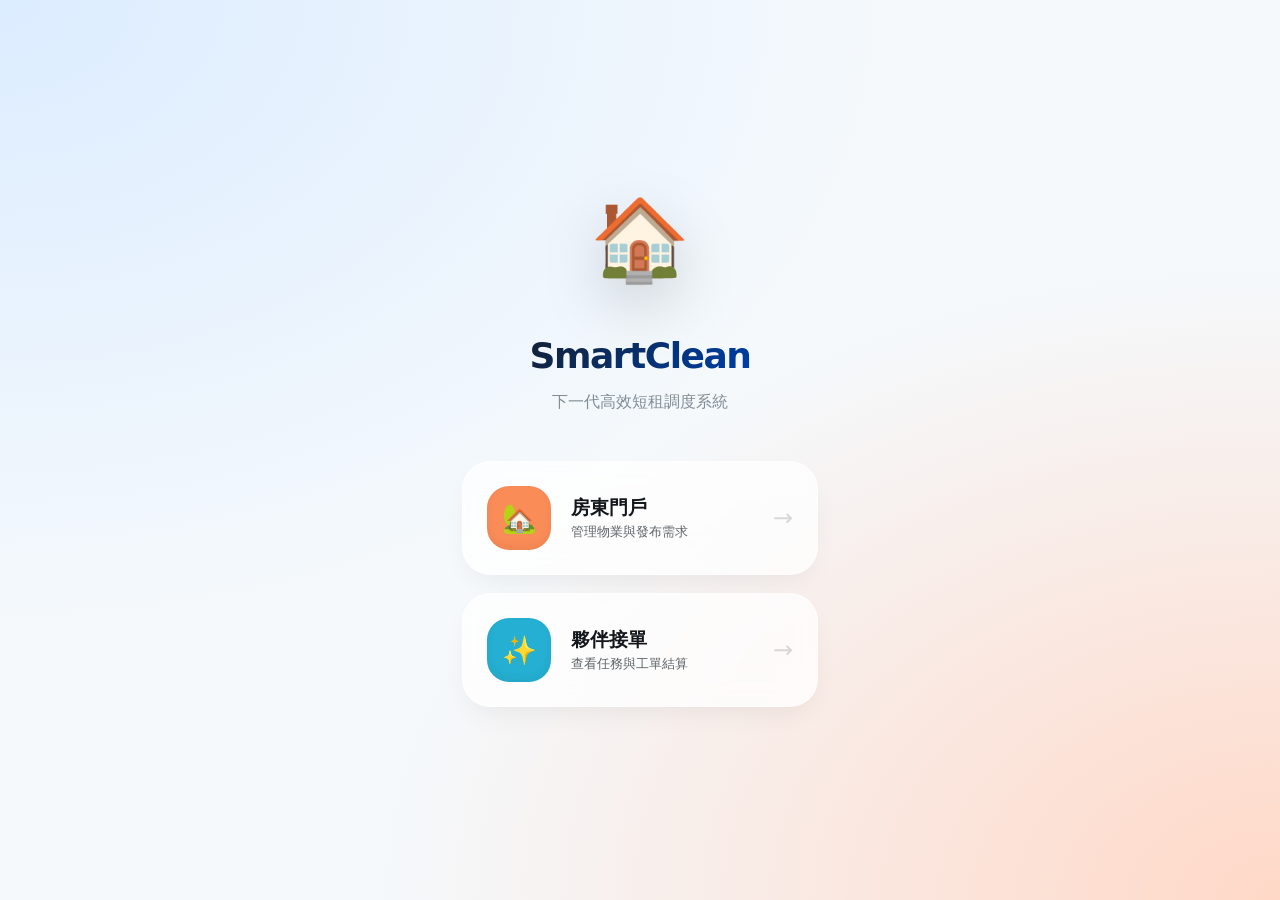
<file: index.html>
<!DOCTYPE html>
<html lang="zh-TW">
<head>
    <meta charset="UTF-8">
    <meta name="viewport" content="width=device-width, initial-scale=1.0, maximum-scale=1.0, user-scalable=no, viewport-fit=cover">
    <title>🏠 SmartClean | 短租清潔調度系統</title>
    <style>
        /* * 2026 Flagship Design Language System
         * Core: OKLCH Color Space, Glassmorphism 2.0, Haptic-Simulated Transitions
         */
        
        @layer base {
            :root {
                /* OKLCH: 精準感知亮度、彩度與色相 */
                --bg-canvas: oklch(98% 0.005 240);
                --primary: oklch(60% 0.18 255);
                --primary-deep: oklch(45% 0.22 260);
                --accent-orange: oklch(75% 0.15 45);
                --accent-blue: oklch(70% 0.12 220);
                --accent-purple: oklch(70% 0.12 300);
                --midnight: oklch(20% 0.01 250);
                
                /* 玻璃擬態 2.0 參數 */
                --glass-bg: oklch(100% 0 0 / 75%);
                --glass-border: oklch(100% 0 0 / 40%);
                --glass-shadow: oklch(0% 0 0 / 8%);
                
                /* 物理圓角與間距 */
                --radius-xl: 38px;
                --radius-lg: 28px;
                --radius-md: 18px;
                --spring-easing: cubic-bezier(0.34, 1.56, 0.64, 1);
            }

            * { box-sizing: border-box; -webkit-tap-highlight-color: transparent; }
            
            body {
                margin: 0;
                font-family: 'Inter', system-ui, -apple-system, sans-serif;
                background: 
                    radial-gradient(at 0% 0%, oklch(94% 0.04 260), transparent 50%),
                    radial-gradient(at 100% 100%, oklch(92% 0.06 40), transparent 50%),
                    var(--bg-canvas);
                color: var(--midnight);
                display: flex; align-items: center; justify-content: center;
                min-height: 100vh;
                overflow: hidden;
            }
        }

        /* 登錄容器與動畫 */
        .login-container {
            width: 100%; max-width: 420px; padding: 32px;
            text-align: center;
            animation: containerEntrance 1.2s var(--spring-easing);
        }

        @keyframes containerEntrance {
            from { opacity: 0; transform: scale(0.9) translateY(40px); filter: blur(10px); }
            to { opacity: 1; transform: scale(1) translateY(0); filter: blur(0); }
        }

        .brand-logo {
            font-size: 80px; margin-bottom: 24px;
            display: inline-block;
            filter: drop-shadow(0 20px 30px oklch(0% 0 0 / 15%));
            animation: floating 6s ease-in-out infinite;
        }

        @keyframes floating {
            0%, 100% { transform: translateY(0); }
            50% { transform: translateY(-10px); }
        }

        .brand-title { 
            font-size: 36px; font-weight: 900; letter-spacing: -1.5px; margin-bottom: 12px;
            background: linear-gradient(135deg, var(--midnight), var(--primary-deep));
            -webkit-background-clip: text; -webkit-text-fill-color: transparent;
        }

        .brand-subtitle { 
            color: oklch(55% 0.02 240); font-size: 16px; margin-bottom: 48px; 
            font-weight: 500; opacity: 0.8;
        }

        /* Bento 門戶按鈕：玻璃擬態與物理反饋 */
        .portals { display: grid; gap: 18px; }

        .portal-btn {
            background: var(--glass-bg);
            backdrop-filter: blur(16px);
            -webkit-backdrop-filter: blur(16px);
            border-radius: var(--radius-lg);
            padding: 24px;
            display: flex; align-items: center;
            border: 1.5px solid var(--glass-border);
            box-shadow: 0 12px 30px -10px var(--glass-shadow);
            transition: all 0.5s var(--spring-easing);
            cursor: pointer; position: relative; overflow: hidden;
        }

        .portal-btn::before {
            content: ''; position: absolute; inset: 0;
            background: linear-gradient(120deg, transparent, oklch(100% 0 0 / 20%), transparent);
            transform: translateX(-100%); transition: 0.6s;
        }

        .portal-btn:hover {
            transform: translateY(-5px) scale(1.02);
            box-shadow: 0 20px 40px -12px var(--glass-shadow);
            border-color: oklch(100% 0 0 / 60%);
        }

        .portal-btn:hover::before { transform: translateX(100%); }

        .portal-btn:active { transform: scale(0.96); transition: 0.1s; }

        .portal-btn .icon {
            width: 64px; height: 64px; border-radius: 22px; font-size: 28px;
            display: flex; align-items: center; justify-content: center; margin-right: 20px;
            box-shadow: inset 0 -4px 8px oklch(0% 0 0 / 5%);
        }

        .portal-btn .label-group { flex: 1; text-align: left; }
        .portal-btn .label { font-weight: 800; font-size: 19px; display: block; color: var(--midnight); }
        .portal-btn .subtext { font-size: 13px; color: oklch(50% 0.01 240); font-weight: 500; }
        .portal-btn .arrow { font-size: 24px; color: oklch(0% 0 0 / 15%); transition: 0.3s; }
        .portal-btn:hover .arrow { transform: translateX(5px); color: var(--primary); }

        /* 全屏模態框：2026 沉浸式體驗 */
        .modal {
            position: fixed; inset: 0; 
            background: oklch(10% 0.01 240 / 30%);
            backdrop-filter: blur(25px) saturate(180%);
            -webkit-backdrop-filter: blur(25px) saturate(180%);
            display: none; align-items: center; justify-content: center; z-index: 1000;
            padding: 20px;
        }

        .modal.active { display: flex; animation: modalOverlayIn 0.4s ease; }

        .modal-content { 
            background: oklch(100% 0 0 / 85%);
            width: 100%; max-width: 380px; padding: 40px 32px; 
            border-radius: var(--radius-xl);
            box-shadow: 0 40px 100px oklch(0% 0 0 / 20%);
            border: 1px solid oklch(100% 0 0 / 50%);
            transform: scale(1);
        }

        @keyframes modalOverlayIn { from { opacity: 0; } to { opacity: 1; } }
        .modal.active .modal-content { animation: modalContentIn 0.5s var(--spring-easing); }
        @keyframes modalContentIn { from { transform: scale(0.8) translateY(30px); opacity: 0; } }

        /* 輸入控件優化 */
        .input-group { margin-bottom: 20px; text-align: left; }
        .input-label { font-size: 13px; font-weight: 700; color: var(--primary-deep); margin-bottom: 8px; display: block; padding-left: 12px; }
        
        .input-premium {
            width: 100%; padding: 18px 20px; border-radius: var(--radius-md);
            background: oklch(96% 0.01 240); border: 2px solid transparent;
            font-size: 16px; font-weight: 600; color: var(--midnight);
            transition: all 0.3s;
        }

        .input-premium:focus {
            outline: none; background: white; border-color: var(--primary);
            box-shadow: 0 10px 20px oklch(60% 0.18 255 / 10%);
        }

        /* 動作按鈕 */
        .btn-submit {
            width: 100%; padding: 20px; border-radius: var(--radius-md);
            background: var(--midnight); color: white; border: none;
            font-size: 17px; font-weight: 800; cursor: pointer;
            transition: all 0.3s; margin-top: 10px;
        }
        .btn-submit:active { transform: scale(0.97); background: oklch(10% 0.01 240); }

        /* 吐司提示：動態島風格 */
        .toast {
            position: fixed; top: 40px; left: 50%; transform: translateX(-50%) translateY(-100px);
            background: var(--midnight); color: white; padding: 14px 28px;
            border-radius: 40px; font-size: 14px; font-weight: 700;
            box-shadow: 0 20px 40px oklch(0% 0 0 / 20%);
            transition: 0.6s cubic-bezier(0.18, 0.89, 0.32, 1.28);
            z-index: 2000; opacity: 0;
        }
        .toast.show { opacity: 1; transform: translateX(-50%) translateY(0); }
    </style>
</head>
<body>

    <div class="login-container">
        <div class="brand-logo">🏠</div>
        <h1 class="brand-title">SmartClean</h1>
        <p class="brand-subtitle">下一代高效短租調度系統</p>
        
        <div class="portals">
            <div class="portal-btn" onclick="openLogin('host')">
                <span class="icon" style="background: var(--accent-orange); color: white;">🏡</span>
                <div class="label-group">
                    <span class="label">房東門戶</span>
                    <span class="subtext">管理物業與發布需求</span>
                </div>
                <span class="arrow">→</span>
            </div>

            <div class="portal-btn" onclick="openLogin('cleaner')">
                <span class="icon" style="background: var(--accent-blue); color: white;">✨</span>
                <div class="label-group">
                    <span class="label">夥伴接單</span>
                    <span class="subtext">查看任務與工單結算</span>
                </div>
                <span class="arrow">→</span>
            </div>

            <div class="portal-btn" onclick="openLogin('admin')" style="display:none;">
                <span class="icon" style="background: var(--accent-purple); color: white;">📊</span>
                <div class="label-group">
                    <span class="label">後台調度</span>
                    <span class="subtext">全域監控與資源分配</span>
                </div>
                <span class="arrow">→</span>
            </div>
        </div>
    </div>

    <div class="modal" id="loginModal" onclick="if(event.target === this) closeModal()">
        <div class="modal-content">
            <h2 id="modalTitle" style="text-align:center; font-size:24px; font-weight:900; margin-bottom:32px; letter-spacing:-1px;">驗證身份</h2>
            <div id="modalFields"></div>
            <button class="btn-submit" onclick="handleLogin()">進入系統</button>
            <button onclick="closeModal()" style="width:100%; margin-top:20px; background:none; border:none; color:oklch(60% 0.02 240); font-weight:700; cursor:pointer;">返回</button>
        </div>
    </div>

    <div class="toast" id="toast"></div>

    <script>
        const API = '/api';
        let currentMode = '';

        // 模擬物理反饋
        function triggerHaptic(type = 'light') {
            if (!navigator.vibrate) return;
            if (type === 'light') navigator.vibrate(15);
            else if (type === 'error') navigator.vibrate([40, 30, 40]);
        }

        function showToast(msg, isError = false) {
            const t = document.getElementById('toast');
            t.textContent = msg;
            t.style.background = isError ? 'oklch(55% 0.2 25)' : 'var(--midnight)';
            t.classList.add('show');
            triggerHaptic(isError ? 'error' : 'light');
            setTimeout(() => t.classList.remove('show'), 3000);
        }

        function openLogin(mode) {
            currentMode = mode;
            triggerHaptic();
            const titles = { host: '房東登錄', cleaner: '清潔夥伴登錄', admin: '系統調度官' };
            document.getElementById('modalTitle').textContent = titles[mode];
            
            let fields = `
                <input-group>
                    <label class="input-label">驗證密鑰</label>
                    <input type="text" id="mainCode" class="input-premium" placeholder="請輸入 6 位代碼" spellcheck="false">
                </input-group>
                `;
            
            if (mode === 'admin') {
                fields = `
                    <input-group>
                        <label class="input-label">管理員帳號</label>
                        <input type="text" id="adminUser" class="input-premium" value="admin">
                    </input-group>
                    <input-group>
                        <label class="input-label">認證密碼</label>
                        <input type="password" id="adminPass" class="input-premium" value="admin123">
                    </input-group>
                    `;
            }
            
            document.getElementById('modalFields').innerHTML = fields;
            document.getElementById('loginModal').classList.add('active');
            
            // 測試環境預填
            if(mode === 'host') setTimeout(() => document.getElementById('mainCode').value = '61GL9R', 100);
            if(mode === 'cleaner') setTimeout(() => document.getElementById('mainCode').value = 'YEGB0E', 100);
        }

        function closeModal() { 
            document.getElementById('loginModal').classList.remove('active'); 
        }

        async function handleLogin() {
            const btn = document.querySelector('.btn-submit');
            btn.textContent = '驗證中...';
            btn.style.opacity = '0.7';

            try {
                if (currentMode === 'host') {
                    const code = document.getElementById('mainCode').value;
                    const res = await fetch(API + '/hosts/code/' + code);
                    const data = await res.json();
                    if (data.data) {
                        localStorage.setItem('host_id', data.data.id);
                        localStorage.setItem('host_phone', data.data.phone);
                        window.location.href = 'host.html';
                    } else {
                        showToast('驗證碼錯誤');
                    }
                } 
                else if (currentMode === 'cleaner') {
                    const code = document.getElementById('mainCode').value;
                    const res = await fetch(API + '/cleaners');
                    const data = await res.json();
                    const cleaner = data.data.find(c => c.code == code);
                    if (cleaner) {
                        localStorage.setItem('cleaner_id', cleaner.id);
                        localStorage.setItem('cleaner_code', cleaner.code);
                        localStorage.setItem('cleaner_name', cleaner.name);
                        window.location.href = 'cleaner.html';
                    } else {
                        showToast('驗證碼錯誤');
                    }
                }
                else if (currentMode === 'admin') {
                    const u = document.getElementById('adminUser').value;
                    const p = document.getElementById('adminPass').value;
                    if (u === 'admin' && p === 'admin123') {
                        localStorage.setItem('admin_user', u);
                        window.location.href = 'admin.html';
                    } else {
                        showToast('帳號密碼錯誤');
                    }
                }
            } catch (err) {
                showToast(err.message, true);
                btn.textContent = '進入系統';
                btn.style.opacity = '1';
            }
        }
    </script>
</body>
</html>    <link rel="manifest" href="/manifest.json">
    <meta name="theme-color" content="#2E7D32">
    <meta name="apple-mobile-web-app-capable" content="yes">
    <meta name="apple-mobile-web-app-status-bar-style" content="default">
    <meta name="apple-mobile-web-app-title" content="SmartClean">
    <link rel="apple-touch-icon" href="/icon-192.png">
</file>
